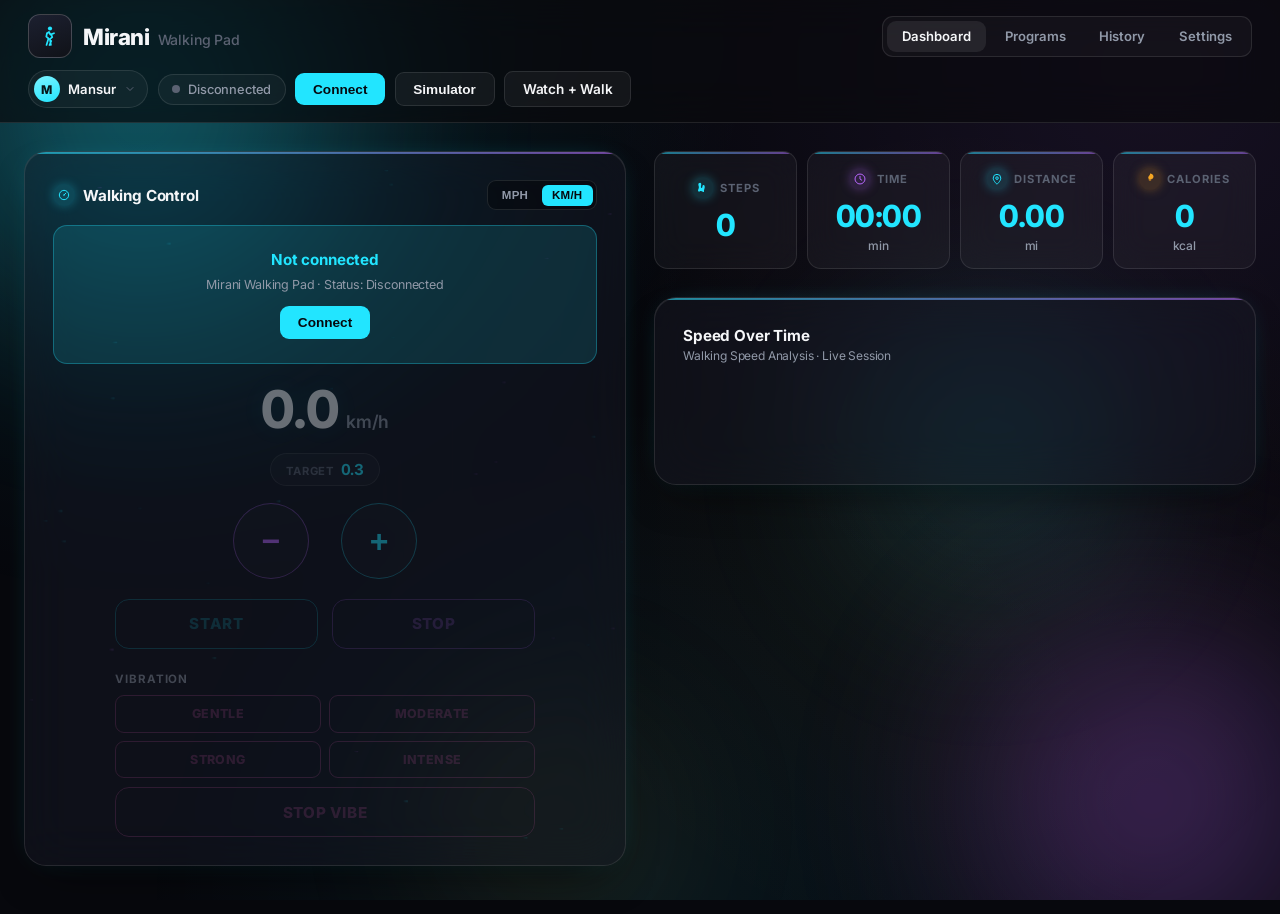
<file: index.html>
<!DOCTYPE html>
<html lang="en">
<head>
  <meta charset="UTF-8">
  <meta name="viewport" content="width=device-width, initial-scale=1.0">
  <title>Mirani Walking Pad</title>
  <meta name="description" content="Control your walking pad treadmill via Web Bluetooth API directly from a laptop. Real-time telemetry, speed control, preset programs, and session analytics.">
  <link rel="icon" type="image/svg+xml" href="favicon.svg">
  <link rel="stylesheet" href="css/style.css">
</head>
<body>

  <!-- Decorative speed-reactive background (see .bg-decor in style.css) -->
  <div class="bg-decor" aria-hidden="true">
    <div class="blob blob-cyan"></div>
    <div class="blob blob-purple"></div>
    <div class="blob blob-cyan-soft"></div>
    <div class="blob blob-amber"></div>
  </div>

  <!-- App Header -->
  <header class="app-header">
    <div class="brand">
      <div class="brand-logo" aria-hidden="true">
        <svg viewBox="0 0 24 24" width="20" height="20" fill="none" xmlns="http://www.w3.org/2000/svg">
          <circle cx="12" cy="4.5" r="2.1" fill="currentColor"/>
          <path d="M9.5 9L11 8l1.3 2.6L16 9.2M8.5 21l2-6.5-2.2-1.8.7-3.7M13.3 10.6l1 2.6-2.4 2 1 5.8M11.5 21l1.8-4" stroke="currentColor" stroke-width="1.7" stroke-linecap="round" stroke-linejoin="round"/>
        </svg>
      </div>
      <div class="brand-text">
        <h1>Mirani</h1>
        <span>Walking Pad</span>
      </div>
    </div>

    <!-- Navigation Tabs -->
    <nav class="nav-tabs">
      <button class="nav-btn active" data-tab="dashboard">Dashboard</button>
      <button class="nav-btn" data-tab="programs">Programs</button>
      <button class="nav-btn" data-tab="history">History</button>
      <button class="nav-btn" data-tab="settings">Settings</button>
    </nav>

    <!-- Header Actions -->
    <div class="header-actions">
      <div class="user-switcher" id="user-switcher">
        <button class="user-trigger" id="user-trigger" type="button" aria-haspopup="listbox" aria-expanded="false">
          <span class="user-avatar" id="user-avatar" data-user="Mansur">M</span>
          <span class="user-trigger-name" id="user-trigger-name">Mansur</span>
          <svg class="user-chevron" width="12" height="12" viewBox="0 0 24 24" fill="none"><path d="M6 9l6 6 6-6" stroke="currentColor" stroke-width="2" stroke-linecap="round" stroke-linejoin="round"/></svg>
        </button>
        <div class="user-menu" id="user-menu" role="listbox">
          <button class="user-option" data-user="Mansur" role="option"><span class="user-avatar" data-user="Mansur">M</span>Mansur</button>
          <button class="user-option" data-user="Sonia" role="option"><span class="user-avatar" data-user="Sonia">S</span>Sonia</button>
          <button class="user-option" data-user="Rehaan" role="option"><span class="user-avatar" data-user="Rehaan">R</span>Rehaan</button>
          <button class="user-option" data-user="Amaya" role="option"><span class="user-avatar" data-user="Amaya">A</span>Amaya</button>
        </div>
      </div>
      <div class="connection-pill">
        <span class="status-dot" id="status-dot"></span>
        <span id="status-text">Disconnected</span>
      </div>
      <button class="btn-primary" id="connect-btn">Connect</button>
      <button class="btn-secondary" id="sim-btn">Simulator</button>
      <a href="theater.html" class="btn-secondary btn-watch-walk" title="Concept: watch a video with the controls floating on top">Watch + Walk</a>
    </div>
  </header>

  <!-- Main App Container -->
  <main class="main-container">

    <!-- TAB 1: DASHBOARD -->
    <section class="tab-content active" id="tab-dashboard">
      <div class="dashboard-grid">

        <!-- Left Column: Speed & Controls -->
        <div class="panel-col">
          <div class="card speed-card">
            <canvas id="speed-flow-canvas" class="speed-flow-canvas" aria-hidden="true"></canvas>
            <div class="card-title">
              <span class="card-title-with-icon">
                <span class="hud-icon icon-cyan" aria-hidden="true">
                  <svg width="14" height="14" viewBox="0 0 24 24" fill="none"><path d="M12 4a8 8 0 100 16 8 8 0 000-16z" stroke="currentColor" stroke-width="1.7"/><path d="M12 12l3.2-3.2" stroke="currentColor" stroke-width="1.7" stroke-linecap="round"/><circle cx="12" cy="12" r="1.3" fill="currentColor"/></svg>
                </span>
                Walking Control
              </span>
              <div class="unit-toggle">
                <button class="unit-btn" id="unit-mph">MPH</button>
                <button class="unit-btn active" id="unit-kmh">KM/H</button>
              </div>
            </div>

            <!-- Connection Banner (hidden when connected) -->
            <div id="connect-banner" class="connect-banner">
              <div class="connect-banner-title">Not connected</div>
              <div class="connect-banner-sub">Mirani Walking Pad &middot; Status: Disconnected</div>
              <button id="btn-connect-dashboard" class="btn-primary btn-connect-inline">Connect</button>
            </div>

            <!-- Main Speed HUD Panel -->
            <div class="control-panel" id="control-panel-inner">
              <div class="speed-hero-wrap">
                <div class="pulse-ring" id="pulse-ring" aria-hidden="true"></div>
                <div class="speed-hero">
                  <span class="speed-hero-val" id="hud-speed">0.0</span>
                  <span class="speed-hero-unit" id="speed-unit-label">km/h</span>
                </div>
              </div>
              <div class="speed-target-row">
                <span class="speed-target-label">Target</span>
                <span class="speed-target-val" id="target-speed-val">0.2</span>
              </div>

              <!-- Speed Adjustment Buttons -->
              <div class="speed-adjust-group">
                <button class="btn-speed" id="btn-speed-down" title="Decrease speed" aria-label="Decrease speed">&minus;</button>
                <button class="btn-speed" id="btn-speed-up" title="Increase speed" aria-label="Increase speed">+</button>
              </div>

              <!-- Start / Pause / Stop Actions -->
              <div class="action-group">
                <button class="btn-action btn-start" id="btn-start" disabled>Start</button>
                <button class="btn-action btn-pause" id="btn-pause" style="display:none;">Pause</button>
                <button class="btn-action btn-stop" id="btn-stop" disabled>Stop</button>
              </div>
              <div class="vibrate-panel">
                <div class="vibrate-label">Vibration</div>
                <div class="vibrate-modes" id="vibrate-modes">
                  <button type="button" class="btn-vibe-mode" data-mode="1" disabled title="Level 1">Gentle</button>
                  <button type="button" class="btn-vibe-mode" data-mode="2" disabled title="Level 2">Moderate</button>
                  <button type="button" class="btn-vibe-mode" data-mode="3" disabled title="Level 3">Strong</button>
                  <button type="button" class="btn-vibe-mode" data-mode="4" disabled title="Level 4">Intense</button>
                </div>
                <button type="button" class="btn-action btn-vibrate-stop" id="btn-vibrate-stop" disabled>Stop Vibe</button>
              </div>
            </div>
          </div>
        </div>

        <!-- Right Column: Steps, Telemetry & Speed Chart -->
        <div class="panel-col">

          <!-- Telemetry: Steps + Time + Distance + Calories, one row -->
          <div class="hud-grid">
            <div class="hud-tile steps-tile">
              <div class="hud-label-row">
                <span class="hud-icon icon-cyan" aria-hidden="true">
                  <svg width="14" height="14" viewBox="0 0 24 24" fill="none"><path d="M7 3c1.5 0 2 1.3 2 3s-.6 3-.6 4.4c0 1 .3 1.6 1.1 1.6 1.1 0 1.5-1 1.5-2.4 0-1.6.7-2.6 1.9-2.6 1.5 0 2.1 1.4 2.1 3.3 0 2.6-1.3 4.7-1.3 6.4 0 1.1.5 2.3-.8 2.3-1.9 0-2.4-1.7-4.3-1.7-1.6 0-2.1 1-3.4 1-1 0-1.7-.7-1.7-2 0-2 1.4-2.9 1.4-5.6C4.9 8.7 4 7.7 4 6c0-1.7 1.2-3 3-3z" fill="currentColor"/></svg>
                </span>
                <span class="hud-label">Steps</span>
              </div>
              <div class="hud-value" id="hud-steps">0</div>
            </div>

            <div class="hud-tile time-tile">
              <div class="hud-label-row">
                <span class="hud-icon icon-purple" aria-hidden="true">
                  <svg width="14" height="14" viewBox="0 0 24 24" fill="none"><circle cx="12" cy="12" r="8.5" stroke="currentColor" stroke-width="1.7"/><path d="M12 7.5V12l3 2" stroke="currentColor" stroke-width="1.7" stroke-linecap="round" stroke-linejoin="round"/></svg>
                </span>
                <span class="hud-label">Time</span>
              </div>
              <div class="hud-value" id="hud-time">00:00</div>
              <div class="hud-unit">min</div>
            </div>

            <div class="hud-tile dist-tile">
              <div class="hud-label-row">
                <span class="hud-icon icon-cyan" aria-hidden="true">
                  <svg width="14" height="14" viewBox="0 0 24 24" fill="none"><path d="M12 21s-6.5-5.6-6.5-10.5a6.5 6.5 0 1113 0C18.5 15.4 12 21 12 21z" stroke="currentColor" stroke-width="1.7" stroke-linejoin="round"/><circle cx="12" cy="10.5" r="2.2" stroke="currentColor" stroke-width="1.7"/></svg>
                </span>
                <span class="hud-label">Distance</span>
              </div>
              <div class="hud-value" id="hud-dist">0.00</div>
              <div class="hud-unit">mi</div>
            </div>

            <div class="hud-tile cal-tile">
              <div class="hud-label-row">
                <span class="hud-icon icon-amber" aria-hidden="true">
                  <svg width="14" height="14" viewBox="0 0 24 24" fill="none"><path d="M12 2.5c1 2.5-3 4-3 7.5a3 3 0 006 0c1 0-1 2-1 2 2.5 0 4-2 4-4.5C18 4 14.5 3 12 2.5z" fill="currentColor"/><path d="M9.5 13a2.5 2.5 0 005 0c0-.9-.5-1.4-1-2 0 1-.5 1.6-1.2 1.6S11 12 11 11c-1 .6-1.5 1.2-1.5 2z" fill="currentColor" opacity="0.6"/></svg>
                </span>
                <span class="hud-label">Calories</span>
              </div>
              <div class="hud-value" id="hud-cal">0</div>
              <div class="hud-unit">kcal</div>
            </div>
          </div>

          <!-- Speed Chart -->
          <div class="card chart-card">
            <div class="chart-header">
              <div class="chart-title">Speed Over Time</div>
              <div class="chart-subtitle">Walking Speed Analysis &middot; Live Session</div>
            </div>
            <div class="chart-container" id="chart-wrapper"></div>
          </div>

        </div>

      </div>
    </section>

    <!-- TAB 2: PROGRAMS -->
    <section class="tab-content" id="tab-programs">
      <div class="card">
        <div class="card-title">Select Workout Program</div>
        <p style="color: var(--text-muted); font-size: 0.9rem; margin-bottom: 1.5rem;">
          Select a preset walking program to automatically adjust speeds during your workout.
        </p>
        <div class="program-cards" id="programs-container"></div>
      </div>
    </section>

    <!-- TAB 3: HISTORY -->
    <section class="tab-content" id="tab-history">
      <div class="card">
        <div class="card-title">
          <span>Workout History Log</span>
          <span class="history-user-label" id="history-user-label">Mansur</span>
        </div>
        <div class="history-table-container">
          <table class="history-table">
            <thead>
              <tr>
                <th>Date & Time</th>
                <th>Duration</th>
                <th>Distance</th>
                <th>Calories</th>
                <th>Est. Steps</th>
              </tr>
            </thead>
            <tbody id="history-tbody"></tbody>
          </table>
        </div>
      </div>
    </section>

    <!-- TAB 4: SETTINGS -->
    <section class="tab-content" id="tab-settings">
      <div class="card settings-card">
        <div class="card-title">Settings</div>

        <div class="settings-list">
          <div class="settings-field">
            <label for="setting-weight">User weight (kg)</label>
            <input type="number" id="setting-weight" value="70">
            <span class="settings-hint">Used to calculate accurate calorie burn during walking.</span>
          </div>

          <div class="settings-field">
            <label>Bluetooth compatibility</label>
            <p class="settings-hint settings-hint-block">
              Ensure Bluetooth is enabled on your Mac or Windows laptop. Web Bluetooth requires <strong>Google Chrome</strong> or <strong>Microsoft Edge</strong>. Ensure your walking pad is powered on and not connected to your mobile phone.
            </p>
          </div>
        </div>
      </div>
    </section>

  </main>

  <!-- Scripts -->
  <script src="js/sfx.js"></script>
  <script src="js/ble.js"></script>
  <script src="js/treadmill.js"></script>
  <script src="js/programs.js"></script>
  <script src="js/charts.js"></script>
  <script src="js/app.js"></script>
  <script src="https://cdn.jsdelivr.net/npm/gsap@3.12.5/dist/gsap.min.js"></script>
  <script src="js/motion.js"></script>

</body>
</html>
</file>
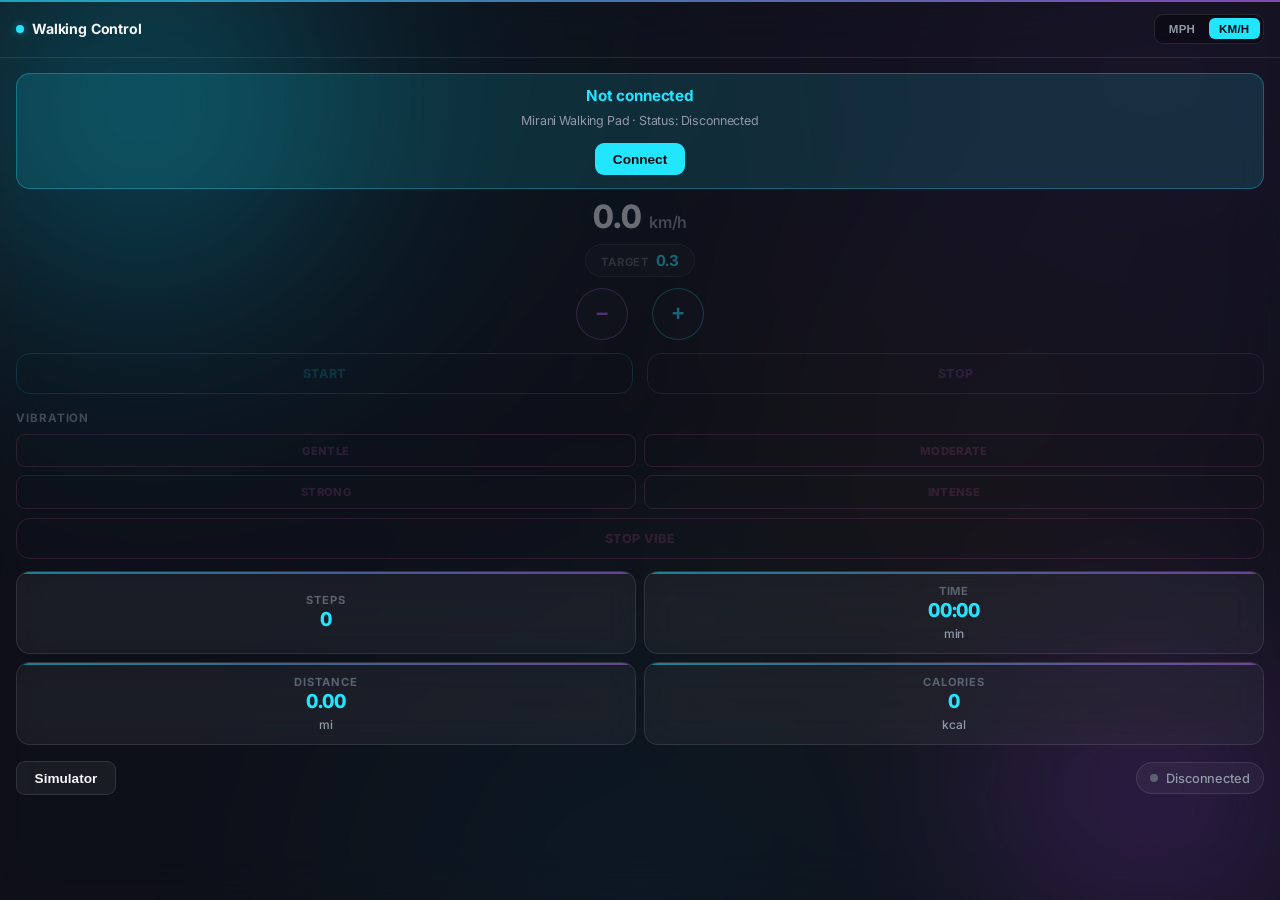
<file: float-controls.html>
<!DOCTYPE html>
<html lang="en">
<head>
  <meta charset="UTF-8">
  <meta name="viewport" content="width=device-width, initial-scale=1.0">
  <title>Mirani — Floating Controls</title>
  <meta name="description" content="Compact walking pad controls meant to float in a small window on top of whatever you're watching.">
  <link rel="icon" type="image/svg+xml" href="favicon.svg">
  <link rel="stylesheet" href="css/style.css">
  <link rel="stylesheet" href="css/float-controls.css">
</head>
<body class="float-body">

  <!-- Decorative speed-reactive background (see .bg-decor in style.css) -->
  <div class="bg-decor" aria-hidden="true">
    <div class="blob blob-cyan"></div>
    <div class="blob blob-purple"></div>
  </div>

  <div class="float-card">
    <div class="float-header">
      <div class="float-header-title">
        <span class="float-brand-dot" aria-hidden="true"></span>
        Walking Control
      </div>
      <div class="unit-toggle">
        <button class="unit-btn" id="unit-mph">MPH</button>
        <button class="unit-btn active" id="unit-kmh">KM/H</button>
      </div>
    </div>

    <div class="float-body-inner">
      <!-- Connection Banner (hidden when connected) -->
      <div id="connect-banner" class="connect-banner">
        <div class="connect-banner-title">Not connected</div>
        <div class="connect-banner-sub">Mirani Walking Pad &middot; Status: Disconnected</div>
        <button id="btn-connect-dashboard" class="btn-primary btn-connect-inline">Connect</button>
      </div>

      <!-- Main Speed HUD Panel -->
      <div class="control-panel" id="control-panel-inner">
        <div class="speed-hero">
          <span class="speed-hero-val" id="hud-speed">0.0</span>
          <span class="speed-hero-unit" id="speed-unit-label">km/h</span>
        </div>
        <div class="speed-target-row">
          <span class="speed-target-label">Target</span>
          <span class="speed-target-val" id="target-speed-val">0.2</span>
        </div>

        <div class="speed-adjust-group">
          <button class="btn-speed" id="btn-speed-down" title="Decrease speed" aria-label="Decrease speed">&minus;</button>
          <button class="btn-speed" id="btn-speed-up" title="Increase speed" aria-label="Increase speed">+</button>
        </div>

        <div class="action-group">
          <button class="btn-action btn-start" id="btn-start" disabled>Start</button>
          <button class="btn-action btn-pause" id="btn-pause" style="display:none;">Pause</button>
          <button class="btn-action btn-stop" id="btn-stop" disabled>Stop</button>
        </div>
        <div class="vibrate-panel">
          <div class="vibrate-label">Vibration</div>
          <div class="vibrate-modes" id="vibrate-modes">
            <button type="button" class="btn-vibe-mode" data-mode="1" disabled title="Level 1">Gentle</button>
            <button type="button" class="btn-vibe-mode" data-mode="2" disabled title="Level 2">Moderate</button>
            <button type="button" class="btn-vibe-mode" data-mode="3" disabled title="Level 3">Strong</button>
            <button type="button" class="btn-vibe-mode" data-mode="4" disabled title="Level 4">Intense</button>
          </div>
          <button type="button" class="btn-action btn-vibrate-stop" id="btn-vibrate-stop" disabled>Stop Vibe</button>
        </div>
      </div>

      <!-- Compact telemetry row -->
      <div class="hud-grid overlay-hud-grid">
        <div class="hud-tile">
          <div class="hud-label">Steps</div>
          <div class="hud-value" id="hud-steps">0</div>
        </div>
        <div class="hud-tile">
          <div class="hud-label">Time</div>
          <div class="hud-value" id="hud-time">00:00</div>
          <div class="hud-unit">min</div>
        </div>
        <div class="hud-tile">
          <div class="hud-label">Distance</div>
          <div class="hud-value" id="hud-dist">0.00</div>
          <div class="hud-unit">mi</div>
        </div>
        <div class="hud-tile">
          <div class="hud-label">Calories</div>
          <div class="hud-value" id="hud-cal">0</div>
          <div class="hud-unit">kcal</div>
        </div>
      </div>

      <div class="float-footer-actions">
        <button class="btn-secondary" id="sim-btn">Simulator</button>
        <div class="connection-pill">
          <span class="status-dot" id="status-dot"></span>
          <span id="status-text">Disconnected</span>
        </div>
      </div>
    </div>
  </div>

  <!-- Scripts (same engine as the dashboard — nothing duplicated) -->
  <script src="js/sfx.js"></script>
  <script src="js/ble.js"></script>
  <script src="js/treadmill.js"></script>
  <script src="js/programs.js"></script>
  <script src="js/charts.js"></script>
  <script src="js/app.js"></script>

</body>
</html>
</file>
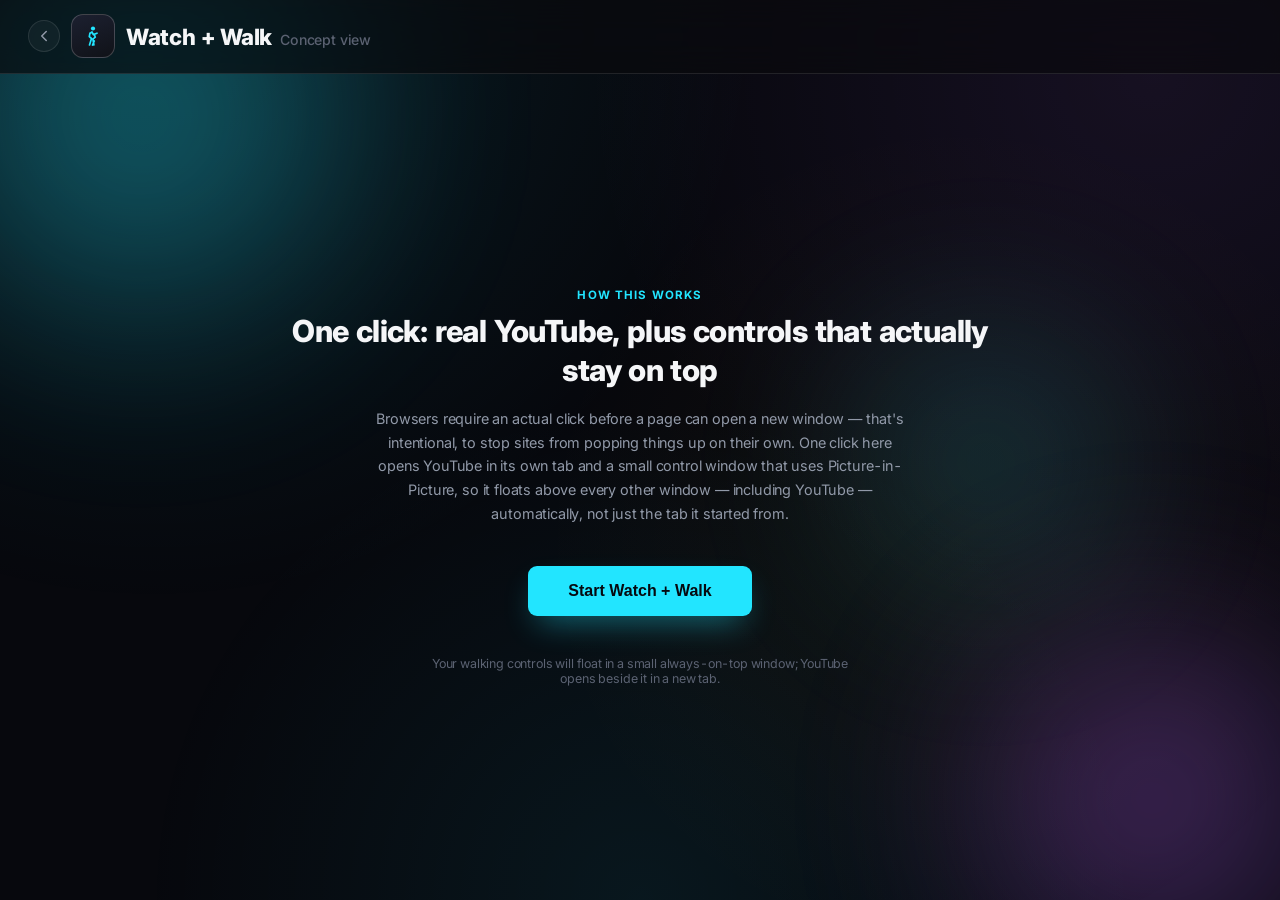
<file: theater.html>
<!DOCTYPE html>
<html lang="en">
<head>
  <meta charset="UTF-8">
  <meta name="viewport" content="width=device-width, initial-scale=1.0">
  <title>Mirani Walking Pad — Watch + Walk</title>
  <meta name="description" content="Real YouTube in one tab, with a genuinely always-on-top floating window for your walking controls.">
  <link rel="icon" type="image/svg+xml" href="favicon.svg">
  <link rel="stylesheet" href="css/style.css">
  <link rel="stylesheet" href="css/float-controls.css">
  <link rel="stylesheet" href="css/theater.css">
</head>
<body class="theater-body">

  <!-- Decorative speed-reactive background (see .bg-decor in style.css) -->
  <div class="bg-decor" aria-hidden="true">
    <div class="blob blob-cyan"></div>
    <div class="blob blob-purple"></div>
    <div class="blob blob-cyan-soft"></div>
  </div>

  <!-- Theater Header -->
  <header class="app-header theater-header">
    <div class="brand">
      <a href="index.html" class="back-link" title="Back to Dashboard" aria-label="Back to Dashboard">
        <svg width="18" height="18" viewBox="0 0 24 24" fill="none"><path d="M15 18l-6-6 6-6" stroke="currentColor" stroke-width="2" stroke-linecap="round" stroke-linejoin="round"/></svg>
      </a>
      <div class="brand-logo" aria-hidden="true">
        <svg viewBox="0 0 24 24" width="20" height="20" fill="none" xmlns="http://www.w3.org/2000/svg">
          <circle cx="12" cy="4.5" r="2.1" fill="currentColor"/>
          <path d="M9.5 9L11 8l1.3 2.6L16 9.2M8.5 21l2-6.5-2.2-1.8.7-3.7M13.3 10.6l1 2.6-2.4 2 1 5.8M11.5 21l1.8-4" stroke="currentColor" stroke-width="1.7" stroke-linecap="round" stroke-linejoin="round"/>
        </svg>
      </div>
      <div class="brand-text">
        <h1>Watch + Walk</h1>
        <span>Concept view</span>
      </div>
    </div>
  </header>

  <!-- Launcher -->
  <main class="theater-main">
    <div class="launcher">
      <div class="launcher-intro">
        <div class="launcher-eyebrow">How this works</div>
        <h2 class="launcher-title">One click: real YouTube, plus controls that actually stay on top</h2>
        <p class="launcher-sub" id="launcher-sub">
          Browsers require an actual click before a page can open a new window &mdash; that's
          intentional, to stop sites from popping things up on their own. One click here opens
          YouTube in its own tab and a small control window that uses Picture-in-Picture, so it
          floats above every other window &mdash; including YouTube &mdash; automatically, not just
          the tab it started from.
        </p>
      </div>

      <button class="btn-primary launcher-btn launcher-main-btn" id="start-btn">Start Watch + Walk</button>
      <div class="launcher-hint" id="launcher-hint">Your walking controls will float in a small always-on-top window; YouTube opens beside it in a new tab.</div>
    </div>
  </main>

  <!-- Hidden source for the floating controls — moved into the
       Picture-in-Picture window on click; see js/theater.js -->
  <div id="pip-source" hidden>
    <div class="float-card">
      <div class="float-header">
        <div class="float-header-title">
          <span class="float-brand-dot" aria-hidden="true"></span>
          Walking Control
        </div>
        <div class="unit-toggle">
          <button class="unit-btn" id="unit-mph">MPH</button>
          <button class="unit-btn active" id="unit-kmh">KM/H</button>
        </div>
      </div>

      <div class="float-body-inner">
        <!-- Connection Banner (hidden when connected) -->
        <div id="connect-banner" class="connect-banner">
          <div class="connect-banner-title">Not connected</div>
          <div class="connect-banner-sub">Mirani Walking Pad &middot; Status: Disconnected</div>
          <button id="btn-connect-dashboard" class="btn-primary btn-connect-inline">Connect</button>
        </div>

        <!-- Main Speed HUD Panel -->
        <div class="control-panel" id="control-panel-inner">
          <div class="speed-hero">
            <span class="speed-hero-val" id="hud-speed">0.0</span>
            <span class="speed-hero-unit" id="speed-unit-label">km/h</span>
          </div>
          <div class="speed-target-row">
            <span class="speed-target-label">Target</span>
            <span class="speed-target-val" id="target-speed-val">0.2</span>
          </div>

          <div class="speed-adjust-group">
            <button class="btn-speed" id="btn-speed-down" title="Decrease speed" aria-label="Decrease speed">&minus;</button>
            <button class="btn-speed" id="btn-speed-up" title="Increase speed" aria-label="Increase speed">+</button>
          </div>

          <div class="action-group">
            <button class="btn-action btn-start" id="btn-start" disabled>Start</button>
            <button class="btn-action btn-pause" id="btn-pause" style="display:none;">Pause</button>
            <button class="btn-action btn-stop" id="btn-stop" disabled>Stop</button>
          </div>
          <div class="vibrate-panel">
            <div class="vibrate-label">Vibration</div>
            <div class="vibrate-modes" id="vibrate-modes">
              <button type="button" class="btn-vibe-mode" data-mode="1" disabled title="Level 1">Gentle</button>
              <button type="button" class="btn-vibe-mode" data-mode="2" disabled title="Level 2">Moderate</button>
              <button type="button" class="btn-vibe-mode" data-mode="3" disabled title="Level 3">Strong</button>
              <button type="button" class="btn-vibe-mode" data-mode="4" disabled title="Level 4">Intense</button>
            </div>
            <button type="button" class="btn-action btn-vibrate-stop" id="btn-vibrate-stop" disabled>Stop Vibe</button>
          </div>
        </div>

        <!-- Compact telemetry row -->
        <div class="hud-grid overlay-hud-grid">
          <div class="hud-tile">
            <div class="hud-label">Steps</div>
            <div class="hud-value" id="hud-steps">0</div>
          </div>
          <div class="hud-tile">
            <div class="hud-label">Time</div>
            <div class="hud-value" id="hud-time">00:00</div>
            <div class="hud-unit">min</div>
          </div>
          <div class="hud-tile">
            <div class="hud-label">Distance</div>
            <div class="hud-value" id="hud-dist">0.00</div>
            <div class="hud-unit">mi</div>
          </div>
          <div class="hud-tile">
            <div class="hud-label">Calories</div>
            <div class="hud-value" id="hud-cal">0</div>
            <div class="hud-unit">kcal</div>
          </div>
        </div>

        <div class="float-footer-actions">
          <button class="btn-secondary" id="sim-btn">Simulator</button>
          <div class="connection-pill">
            <span class="status-dot" id="status-dot"></span>
            <span id="status-text">Disconnected</span>
          </div>
        </div>
      </div>
    </div>
  </div>

  <!-- Scripts (same engine as the dashboard — nothing duplicated) -->
  <script src="js/sfx.js"></script>
  <script src="js/ble.js"></script>
  <script src="js/treadmill.js"></script>
  <script src="js/programs.js"></script>
  <script src="js/charts.js"></script>
  <script src="js/app.js"></script>
  <script src="js/theater.js"></script>

</body>
</html>
</file>
<file: css/style.css>
/* Mirani Walking Pad — Stylesheet
   Dark glass UI with cyan/purple neon accents and a speed-reactive
   background layer (see .bg-decor + --speed-ratio, driven from app.js). */
@import url('https://fonts.googleapis.com/css2?family=Inter:wght@400;500;600;700;800&display=swap');

:root {
  --bg-dark: #07080d;
  --bg-card: rgba(255, 255, 255, 0.035);
  --bg-card-solid: rgba(24, 27, 38, 0.46);
  --bg-tile: rgba(255, 255, 255, 0.04);
  --border-color: rgba(255, 255, 255, 0.1);
  --border-color-strong: rgba(255, 255, 255, 0.2);

  --primary: #22e5ff;
  --primary-soft: rgba(34, 229, 255, 0.13);
  --primary-glow: rgba(34, 229, 255, 0.45);
  --secondary: #b968ff;
  --secondary-soft: rgba(185, 104, 255, 0.14);
  --secondary-glow: rgba(185, 104, 255, 0.45);
  --accent-green: #34d399;
  --accent-red: #f5455c;
  --accent-amber: #f5a623;

  --text-main: #f5f6f8;
  --text-muted: #9199a8;
  --text-dim: #5b6272;

  --font-sans: 'Inter', -apple-system, BlinkMacSystemFont, 'SF Pro Text', 'Segoe UI', sans-serif;

  --shadow-card: 0 1px 0 rgba(255, 255, 255, 0.08) inset, 0 20px 45px -20px rgba(0, 0, 0, 0.75), 0 0 32px -18px var(--primary-glow);
  --radius-lg: 22px;
  --radius-md: 14px;
  --radius-sm: 9px;

  /* 0 (stopped) .. 1 (max speed) — set from app.js on every telemetry tick */
  --speed-ratio: 0;
}

* {
  box-sizing: border-box;
  margin: 0;
  padding: 0;
}

html {
  -webkit-font-smoothing: antialiased;
  -moz-osx-font-smoothing: grayscale;
}

body {
  background-color: var(--bg-dark);
  color: var(--text-main);
  font-family: var(--font-sans);
  font-feature-settings: 'tnum' 1;
  min-height: 100vh;
  display: flex;
  flex-direction: column;
  overflow-x: hidden;
  letter-spacing: -0.01em;
  position: relative;
}

/* ---------- Speed-reactive background ---------- */
/* Ambient blobs drift slowly at rest and speed up/brighten with
   --speed-ratio (0..1), set live from app.js off the treadmill snapshot.
   Kept low-contrast and heavily blurred so it reads as atmosphere, not
   as a distraction from the numbers. */
.bg-decor {
  position: fixed;
  inset: 0;
  z-index: -1;
  overflow: hidden;
  pointer-events: none;
}

.bg-decor::before {
  content: '';
  position: absolute;
  inset: 0;
  background-image:
    radial-gradient(circle at 12% 0%, rgba(34, 229, 255, 0.1) 0%, transparent 42%),
    radial-gradient(circle at 90% 8%, rgba(185, 104, 255, 0.09) 0%, transparent 40%),
    radial-gradient(circle at 50% 100%, rgba(34, 229, 255, 0.07) 0%, transparent 45%),
    radial-gradient(circle at 75% 60%, rgba(245, 166, 35, 0.05) 0%, transparent 38%);
}

.blob {
  position: absolute;
  border-radius: 50%;
  filter: blur(85px);
  will-change: transform, opacity;
  animation-name: blobDrift;
  animation-timing-function: ease-in-out;
  animation-iteration-count: infinite;
  animation-direction: alternate;
  animation-duration: calc(18s - 12s * var(--speed-ratio, 0));
  opacity: calc(0.4 + 0.35 * var(--speed-ratio, 0));
  transition: opacity 0.6s ease;
}

.blob-cyan {
  width: 46vw;
  height: 46vw;
  max-width: 620px;
  max-height: 620px;
  left: -12vw;
  top: -14vw;
  background: radial-gradient(circle, var(--primary) 0%, transparent 70%);
}

.blob-purple {
  width: 40vw;
  height: 40vw;
  max-width: 560px;
  max-height: 560px;
  right: -10vw;
  bottom: -12vw;
  background: radial-gradient(circle, var(--secondary) 0%, transparent 70%);
  animation-delay: -6s;
}

.blob-cyan-soft {
  width: 30vw;
  height: 30vw;
  max-width: 420px;
  max-height: 420px;
  right: 8vw;
  top: 30vh;
  background: radial-gradient(circle, var(--primary) 0%, transparent 72%);
  animation-delay: -12s;
  opacity: calc(0.22 + 0.2 * var(--speed-ratio, 0));
}

.blob-amber {
  width: 26vw;
  height: 26vw;
  max-width: 360px;
  max-height: 360px;
  left: 30vw;
  bottom: -10vh;
  background: radial-gradient(circle, var(--accent-amber) 0%, transparent 72%);
  animation-delay: -9s;
  opacity: calc(0.14 + 0.14 * var(--speed-ratio, 0));
}

@keyframes blobDrift {
  from { transform: translate(0, 0) scale(1); }
  to   { transform: translate(5%, 6%) scale(calc(1 + 0.12 * var(--speed-ratio, 0))); }
}

@media (prefers-reduced-motion: reduce) {
  .blob { animation: none; }
}

/* ---------- Header ---------- */
.app-header {
  display: flex;
  flex-wrap: wrap;
  justify-content: space-between;
  align-items: center;
  gap: 0.75rem 1.5rem;
  padding: 0.9rem 1.75rem;
  background: rgba(10, 11, 13, 0.72);
  backdrop-filter: blur(20px) saturate(140%);
  border-bottom: 1px solid var(--border-color);
  position: sticky;
  top: 0;
  z-index: 100;
}

.brand {
  display: flex;
  align-items: center;
  gap: 0.7rem;
}

.brand-logo {
  width: 44px;
  height: 44px;
  flex-shrink: 0;
  background: linear-gradient(160deg, #1c2030, #101218);
  border: 1px solid var(--border-color-strong);
  border-radius: 12px;
  display: flex;
  align-items: center;
  justify-content: center;
  color: var(--primary);
}

.brand-logo svg {
  width: 24px;
  height: 24px;
}

.brand-text {
  display: flex;
  align-items: baseline;
  gap: 0.5rem;
}

.brand-text h1 {
  font-size: 1.4rem;
  font-weight: 800;
  letter-spacing: -0.02em;
  color: var(--text-main);
}

.brand-text span {
  font-size: 0.88rem;
  color: var(--text-dim);
  font-weight: 500;
}

.header-actions {
  display: flex;
  align-items: center;
  gap: 0.6rem;
}

.user-switcher {
  position: relative;
}

.user-trigger {
  display: flex;
  align-items: center;
  gap: 0.5rem;
  padding: 0.3rem 0.7rem 0.3rem 0.3rem;
  border-radius: 30px;
  background: rgba(255, 255, 255, 0.04);
  border: 1px solid var(--border-color);
  cursor: pointer;
  font-family: var(--font-sans);
  transition: background 0.15s ease, border-color 0.15s ease;
}

.user-trigger:hover,
.user-switcher.open .user-trigger {
  background: rgba(255, 255, 255, 0.08);
  border-color: var(--border-color-strong);
}

.user-trigger-name {
  color: var(--text-main);
  font-weight: 600;
  font-size: 0.82rem;
}

.user-chevron {
  color: var(--text-dim);
  transition: transform 0.15s ease;
}

.user-switcher.open .user-chevron {
  transform: rotate(180deg);
}

.user-avatar {
  width: 26px;
  height: 26px;
  border-radius: 50%;
  color: #06090f;
  font-size: 0.75rem;
  font-weight: 800;
  display: flex;
  align-items: center;
  justify-content: center;
  flex-shrink: 0;
}

.user-avatar[data-user="Mansur"] { background: linear-gradient(160deg, #7df3ff, var(--primary)); color: #06171a; }
.user-avatar[data-user="Sonia"] { background: linear-gradient(160deg, #ff8ad4, #e754a8); }
.user-avatar[data-user="Rehaan"] { background: linear-gradient(160deg, #4de3a4, var(--accent-green)); }
.user-avatar[data-user="Amaya"] { background: linear-gradient(160deg, #ffbb50, var(--accent-amber)); }

.user-menu {
  position: absolute;
  top: calc(100% + 0.5rem);
  left: 0;
  min-width: 180px;
  background: var(--bg-card-solid);
  border: 1px solid var(--border-color-strong);
  border-radius: var(--radius-md);
  box-shadow: 0 20px 40px -12px rgba(0, 0, 0, 0.7);
  padding: 0.4rem;
  display: flex;
  flex-direction: column;
  gap: 0.15rem;
  opacity: 0;
  visibility: hidden;
  transform: translateY(-6px);
  transition: opacity 0.15s ease, transform 0.15s ease, visibility 0.15s;
  z-index: 200;
}

.user-switcher.open .user-menu {
  opacity: 1;
  visibility: visible;
  transform: translateY(0);
}

.user-option {
  display: flex;
  align-items: center;
  gap: 0.6rem;
  padding: 0.5rem 0.6rem;
  border-radius: var(--radius-sm);
  background: transparent;
  border: none;
  color: var(--text-muted);
  font-family: var(--font-sans);
  font-weight: 600;
  font-size: 0.85rem;
  cursor: pointer;
  text-align: left;
  transition: background 0.12s ease, color 0.12s ease;
}

.user-option:hover {
  background: rgba(255, 255, 255, 0.06);
  color: var(--text-main);
}

.user-option.active {
  background: var(--primary-soft);
  color: var(--text-main);
}

.history-user-label {
  font-size: 0.75rem;
  font-weight: 700;
  color: var(--primary);
  background: var(--primary-soft);
  padding: 0.3rem 0.75rem;
  border-radius: 30px;
}

.connection-pill {
  display: flex;
  align-items: center;
  gap: 0.5rem;
  padding: 0.45rem 0.85rem;
  border-radius: 30px;
  background: rgba(255, 255, 255, 0.04);
  border: 1px solid var(--border-color);
  font-size: 0.8rem;
  font-weight: 500;
  color: var(--text-muted);
  white-space: nowrap;
}

.status-dot {
  width: 8px;
  height: 8px;
  border-radius: 50%;
  background: var(--text-dim);
  flex-shrink: 0;
}

.status-dot.connected {
  background: var(--accent-green);
  box-shadow: 0 0 8px rgba(52, 211, 153, 0.6);
}

.status-dot.simulating {
  background: var(--accent-amber);
  box-shadow: 0 0 8px rgba(245, 166, 35, 0.6);
}

/* ---------- Nav Tabs ---------- */
.nav-tabs {
  display: flex;
  gap: 0.2rem;
  background: rgba(255, 255, 255, 0.03);
  padding: 0.25rem;
  border-radius: 11px;
  border: 1px solid var(--border-color);
}

.nav-btn {
  background: transparent;
  border: none;
  color: var(--text-muted);
  padding: 0.45rem 0.95rem;
  border-radius: var(--radius-sm);
  font-family: var(--font-sans);
  font-weight: 600;
  font-size: 0.82rem;
  cursor: pointer;
  transition: color 0.15s ease, background 0.15s ease;
  white-space: nowrap;
}

.nav-btn:hover {
  color: var(--text-main);
}

.nav-btn.active {
  background: rgba(255, 255, 255, 0.08);
  color: var(--text-main);
}

/* ---------- Main Container ---------- */
.main-container {
  max-width: 1280px;
  width: 100%;
  margin: 0 auto;
  padding: 1.75rem 1.5rem 3rem;
  flex: 1;
  min-width: 0;
}

.tab-content {
  display: none;
  flex-direction: column;
  gap: 1.5rem;
}

.tab-content.active {
  display: flex;
}

/* ---------- Dashboard Layout ---------- */
.dashboard-grid {
  display: grid;
  grid-template-columns: minmax(0, 1fr) minmax(0, 1fr);
  gap: 1.75rem;
  align-items: start;
}

.panel-col {
  display: flex;
  flex-direction: column;
  gap: 1.75rem;
  min-width: 0;
}

@media (max-width: 900px) {
  .dashboard-grid {
    grid-template-columns: minmax(0, 1fr);
  }
}

/* ---------- Card ---------- */
.card {
  background: var(--bg-card-solid);
  backdrop-filter: blur(24px) saturate(150%);
  -webkit-backdrop-filter: blur(24px) saturate(150%);
  border: 1px solid var(--border-color);
  border-radius: var(--radius-lg);
  padding: 1.75rem;
  box-shadow: var(--shadow-card);
  min-width: 0;
  position: relative;
  overflow: hidden;
}

.card::before {
  content: '';
  position: absolute;
  top: 0;
  left: 0;
  right: 0;
  height: 2px;
  background: linear-gradient(90deg, var(--primary), var(--secondary));
  opacity: 0.55;
}

.card-title {
  font-size: 0.95rem;
  font-weight: 700;
  margin-bottom: 1.25rem;
  display: flex;
  justify-content: space-between;
  align-items: center;
  color: var(--text-main);
}

/* MPH/KM-H unit toggle */
.unit-toggle {
  display: flex;
  gap: 0.2rem;
  background: rgba(0, 0, 0, 0.35);
  padding: 0.2rem;
  border-radius: var(--radius-sm);
  border: 1px solid var(--border-color);
}

.unit-btn {
  background: transparent;
  border: none;
  color: var(--text-muted);
  padding: 0.3rem 0.65rem;
  border-radius: 6px;
  font-weight: 700;
  font-size: 0.72rem;
  letter-spacing: 0.02em;
  cursor: pointer;
  transition: all 0.15s ease;
}

.unit-btn:hover {
  color: var(--text-main);
}

.unit-btn.active {
  background: var(--primary);
  color: #06090f;
}

/* ---------- Connect Banner ---------- */
.connect-banner {
  background: var(--primary-soft);
  border: 1px solid rgba(34, 229, 255, 0.3);
  border-radius: var(--radius-md);
  padding: 1.5rem 1.25rem;
  margin-bottom: 1.25rem;
  display: flex;
  flex-direction: column;
  align-items: center;
  text-align: center;
  gap: 0.5rem;
}

.connect-banner-title {
  font-weight: 700;
  color: var(--primary);
  font-size: 0.95rem;
}

.connect-banner-sub {
  font-size: 0.78rem;
  color: var(--text-muted);
  margin-bottom: 0.4rem;
}

.btn-connect-inline {
  padding: 0.5rem 1rem;
  font-size: 0.8rem;
  white-space: nowrap;
}

/* ---------- Speed Card / Control Panel ---------- */
.speed-card {
  display: flex;
  flex-direction: column;
}

.speed-card .card-title {
  margin-bottom: 0.9rem;
}

.control-panel {
  display: flex;
  flex-direction: column;
  align-items: center;
  gap: 1.1rem;
  padding: 0;
  opacity: 0.4;
  pointer-events: none;
  transition: opacity 0.25s ease;
}

.speed-flow-canvas {
  position: absolute;
  inset: 0;
  width: 100%;
  height: 100%;
  z-index: -1;
  pointer-events: none;
}

.speed-hero-wrap {
  position: relative;
  display: flex;
  align-items: center;
  justify-content: center;
}

/* Ring that pulses behind the live speed number — cadence (via
   js/motion.js + GSAP) rises with --speed-ratio, giving a heartbeat-like
   sense of effort instead of a static number. */
.pulse-ring {
  position: absolute;
  width: 92px;
  height: 92px;
  border-radius: 50%;
  border: 1.5px solid var(--primary);
  opacity: 0;
  pointer-events: none;
}

.speed-hero {
  display: flex;
  align-items: baseline;
  gap: 0.5rem;
  line-height: 1;
  position: relative;
}

.speed-hero-val {
  font-variant-numeric: tabular-nums;
  font-size: clamp(2.4rem, 6vw, 3.25rem);
  font-weight: 800;
  letter-spacing: -0.03em;
  color: var(--text-main);
  text-shadow: 0 0 28px rgba(34, 229, 255, calc(0.18 + 0.5 * var(--speed-ratio, 0)));
  transition: text-shadow 0.4s ease;
}

.speed-hero-unit {
  font-size: 1.1rem;
  font-weight: 600;
  color: var(--text-muted);
  text-transform: lowercase;
}

.speed-target-row {
  display: flex;
  align-items: baseline;
  gap: 0.4rem;
  padding: 0.35rem 0.9rem;
  background: rgba(255, 255, 255, 0.04);
  border: 1px solid var(--border-color);
  border-radius: 30px;
}

.speed-target-label {
  font-size: 0.7rem;
  text-transform: uppercase;
  letter-spacing: 0.08em;
  color: var(--text-dim);
  font-weight: 700;
}

.speed-target-val {
  font-variant-numeric: tabular-nums;
  font-size: 0.95rem;
  font-weight: 700;
  color: var(--primary);
}

.speed-adjust-group {
  display: flex;
  align-items: center;
  gap: 2rem;
}

.btn-speed {
  width: 76px;
  height: 76px;
  border-radius: 50%;
  background: rgba(255, 255, 255, 0.03);
  font-size: 2rem;
  font-weight: 700;
  display: flex;
  align-items: center;
  justify-content: center;
  cursor: pointer;
  transition: all 0.15s ease;
  line-height: 1;
}

.btn-speed:active {
  transform: scale(0.93);
}

#btn-speed-down {
  color: var(--secondary);
  border: 1.5px solid rgba(185, 104, 255, 0.5);
}

#btn-speed-down:hover {
  background: var(--secondary);
  color: #0d0416;
  box-shadow: 0 0 24px -4px var(--secondary-glow);
}

#btn-speed-up {
  color: var(--primary);
  border: 1.5px solid rgba(34, 229, 255, 0.5);
}

#btn-speed-up:hover {
  background: var(--primary);
  color: #06171a;
  box-shadow: 0 0 24px -4px var(--primary-glow);
}

/* ---------- Action Buttons ---------- */
.action-group {
  display: flex;
  gap: 0.9rem;
  width: 100%;
  max-width: 420px;
  margin-top: 0.15rem;
}

.btn-action {
  flex: 1;
  padding: 0.9rem;
  border-radius: var(--radius-md);
  background: transparent;
  font-family: var(--font-sans);
  font-weight: 800;
  font-size: 0.95rem;
  letter-spacing: 0.04em;
  text-transform: uppercase;
  cursor: pointer;
  transition: all 0.18s ease;
}

.btn-action:disabled {
  opacity: 0.35;
  cursor: not-allowed;
  box-shadow: none;
  transform: none !important;
}

.btn-start {
  border: 1.5px solid var(--primary);
  color: var(--primary);
}

.btn-start:hover:not(:disabled) {
  background: var(--primary);
  color: #06171a;
  transform: translateY(-2px);
  box-shadow: 0 14px 28px -10px var(--primary-glow);
}

.btn-pause {
  border: 1.5px solid var(--accent-amber);
  color: var(--accent-amber);
}

.btn-pause:hover:not(:disabled) {
  background: var(--accent-amber);
  color: #191006;
  transform: translateY(-2px);
}

.btn-stop {
  border: 1.5px solid var(--secondary);
  color: var(--secondary);
}

.btn-stop:hover:not(:disabled) {
  background: var(--secondary);
  color: #ffffff;
  transform: translateY(-2px);
  box-shadow: 0 14px 28px -10px var(--secondary-glow);
}

.vibrate-panel {
  width: 100%;
  max-width: 420px;
  display: flex;
  flex-direction: column;
  gap: 0.55rem;
  margin-top: 0.35rem;
}

.vibrate-label {
  font-size: 0.72rem;
  font-weight: 700;
  letter-spacing: 0.08em;
  text-transform: uppercase;
  color: var(--text-muted);
}

.vibrate-modes {
  display: grid;
  grid-template-columns: 1fr 1fr;
  gap: 0.5rem;
}

.btn-vibe-mode {
  padding: 0.65rem 0.4rem;
  border-radius: var(--radius-sm);
  border: 1.5px solid #ff6bcb;
  background: transparent;
  color: #ff6bcb;
  font-family: var(--font-sans);
  font-weight: 800;
  font-size: 0.78rem;
  letter-spacing: 0.03em;
  text-transform: uppercase;
  cursor: pointer;
  transition: all 0.18s ease;
}

.btn-vibe-mode:hover:not(:disabled) {
  background: rgba(255, 107, 203, 0.16);
}

.btn-vibe-mode.active {
  background: #ff6bcb;
  color: #1a0614;
  box-shadow: 0 0 20px -6px rgba(255, 107, 203, 0.55);
}

.btn-vibe-mode:disabled,
.btn-vibrate-stop:disabled {
  opacity: 0.35;
  cursor: not-allowed;
  box-shadow: none;
}

.btn-vibrate-stop {
  border: 1.5px solid #ff6bcb;
  color: #ff6bcb;
}

.btn-vibrate-stop:hover:not(:disabled) {
  background: #ff6bcb;
  color: #1a0614;
  transform: translateY(-2px);
  box-shadow: 0 14px 28px -10px rgba(255, 107, 203, 0.45);
}

/* ---------- Telemetry HUD Grid ---------- */
.hud-grid {
  display: grid;
  grid-template-columns: repeat(4, minmax(0, 1fr));
  gap: 0.6rem;
}

@media (max-width: 420px) {
  .hud-grid {
    grid-template-columns: repeat(2, minmax(0, 1fr));
  }
}

.hud-tile {
  background: var(--bg-tile);
  backdrop-filter: blur(16px);
  border: 1px solid var(--border-color);
  border-radius: var(--radius-md);
  padding: 0.95rem 0.5rem;
  display: flex;
  flex-direction: column;
  align-items: center;
  justify-content: center;
  text-align: center;
  min-width: 0;
  position: relative;
  overflow: hidden;
}

.hud-tile::before {
  content: '';
  position: absolute;
  top: 0;
  left: 0;
  right: 0;
  height: 2px;
  background: linear-gradient(90deg, var(--primary), var(--secondary));
  opacity: 0.5;
}

.hud-label-row {
  display: flex;
  align-items: center;
  gap: 0.4rem;
  margin-bottom: 0.5rem;
}

.hud-label {
  font-size: 0.7rem;
  text-transform: uppercase;
  letter-spacing: 0.08em;
  color: var(--text-dim);
  font-weight: 700;
  white-space: nowrap;
}

/* Icon badges — small glowing glass circles used next to stat labels and
   card titles, matching the reference's icon-forward glass aesthetic. */
.hud-icon {
  width: 22px;
  height: 22px;
  border-radius: 50%;
  display: flex;
  align-items: center;
  justify-content: center;
  flex-shrink: 0;
}

.hud-icon.icon-cyan {
  background: var(--primary-soft);
  color: var(--primary);
  box-shadow: 0 0 12px -2px var(--primary-glow);
}

.hud-icon.icon-purple {
  background: var(--secondary-soft);
  color: var(--secondary);
  box-shadow: 0 0 12px -2px var(--secondary-glow);
}

.hud-icon.icon-amber {
  background: rgba(245, 166, 35, 0.14);
  color: var(--accent-amber);
  box-shadow: 0 0 12px -2px rgba(245, 166, 35, 0.5);
}

.card-title-with-icon {
  display: flex;
  align-items: center;
  gap: 0.5rem;
}

.hud-value {
  font-variant-numeric: tabular-nums;
  font-size: clamp(1.15rem, 3.2vw, 1.9rem);
  font-weight: 800;
  color: var(--primary);
  letter-spacing: -0.02em;
  white-space: nowrap;
}

.hud-unit {
  font-size: 0.75rem;
  color: var(--text-muted);
  font-weight: 500;
  margin-top: 0.25rem;
}

/* ---------- Chart Card ---------- */
.chart-card {
  min-width: 0;
  padding-bottom: 1.1rem;
}

.chart-header {
  margin-bottom: 0.85rem;
}

.chart-title {
  font-size: 0.95rem;
  font-weight: 700;
  color: var(--text-main);
}

.chart-subtitle {
  font-size: 0.75rem;
  color: var(--text-muted);
  margin-top: 0.2rem;
}

.chart-container {
  width: 100%;
  max-width: 100%;
  height: 90px;
  position: relative;
  overflow: hidden;
}

/* ---------- Program Selector Cards ---------- */
.program-cards {
  display: grid;
  grid-template-columns: repeat(auto-fit, minmax(220px, 1fr));
  gap: 0.85rem;
}

.program-card {
  background: var(--bg-tile);
  border: 1px solid var(--border-color);
  border-radius: var(--radius-md);
  padding: 1.15rem;
  cursor: pointer;
  transition: all 0.2s ease;
}

.program-card:hover {
  border-color: var(--border-color-strong);
  background: rgba(255, 255, 255, 0.05);
}

.program-card.active-program {
  border-color: var(--primary);
  background: var(--primary-soft);
}

.program-name {
  font-weight: 700;
  font-size: 1rem;
  margin-bottom: 0.3rem;
  color: var(--text-main);
}

.program-desc {
  font-size: 0.8rem;
  color: var(--text-muted);
  margin-bottom: 1rem;
  line-height: 1.45;
}

.program-meta {
  display: flex;
  justify-content: space-between;
  font-size: 0.72rem;
  color: var(--primary);
  font-weight: 600;
}

/* ---------- History Table ---------- */
.history-table-container {
  overflow-x: auto;
}

.history-table {
  width: 100%;
  border-collapse: collapse;
  text-align: left;
}

.history-table th {
  padding: 0.75rem 0.9rem;
  font-size: 0.68rem;
  text-transform: uppercase;
  letter-spacing: 0.06em;
  color: var(--text-dim);
  font-weight: 700;
  border-bottom: 1px solid var(--border-color);
  white-space: nowrap;
}

.history-table td {
  padding: 0.85rem 0.9rem;
  font-size: 0.85rem;
  color: var(--text-main);
  border-bottom: 1px solid rgba(255, 255, 255, 0.04);
  white-space: nowrap;
}

.history-table tr:hover td {
  background: rgba(255, 255, 255, 0.02);
}

/* ---------- Settings ---------- */
.settings-card {
  max-width: 560px;
  margin: 0 auto;
  width: 100%;
}

.settings-list {
  display: flex;
  flex-direction: column;
  gap: 1.5rem;
}

.settings-field label {
  display: block;
  font-weight: 600;
  font-size: 0.88rem;
  margin-bottom: 0.5rem;
  color: var(--text-main);
}

.settings-field input[type="number"] {
  background: rgba(0, 0, 0, 0.3);
  border: 1px solid var(--border-color);
  color: var(--text-main);
  font-family: var(--font-sans);
  font-size: 0.9rem;
  padding: 0.7rem 0.85rem;
  border-radius: var(--radius-sm);
  width: 100%;
}

.settings-field input[type="number"]:focus {
  outline: none;
  border-color: var(--primary);
}

.settings-hint {
  font-size: 0.75rem;
  color: var(--text-muted);
  margin-top: 0.4rem;
  display: block;
}

.settings-hint-block {
  line-height: 1.55;
}

/* ---------- Buttons (header) ---------- */
.btn-primary {
  background: var(--primary);
  color: #06090f;
  border: none;
  padding: 0.55rem 1.1rem;
  border-radius: var(--radius-sm);
  font-weight: 700;
  font-size: 0.85rem;
  cursor: pointer;
  transition: all 0.15s ease;
  white-space: nowrap;
  display: inline-flex;
  align-items: center;
  justify-content: center;
  text-decoration: none;
}

.btn-primary:hover {
  filter: brightness(1.08);
}

.btn-primary:disabled {
  opacity: 0.6;
  cursor: default;
  filter: none;
}

.btn-secondary {
  background: rgba(255, 255, 255, 0.05);
  border: 1px solid var(--border-color);
  color: var(--text-main);
  padding: 0.55rem 1.1rem;
  border-radius: var(--radius-sm);
  font-weight: 600;
  font-size: 0.85rem;
  cursor: pointer;
  transition: all 0.15s ease;
  white-space: nowrap;
  display: inline-flex;
  align-items: center;
  text-decoration: none;
}

.btn-secondary:hover {
  background: rgba(255, 255, 255, 0.1);
}

/* ---------- Toast Notifications ---------- */
.toast-container {
  position: fixed;
  bottom: 1.5rem;
  right: 1.5rem;
  left: 1.5rem;
  display: flex;
  flex-direction: column;
  align-items: flex-end;
  gap: 0.5rem;
  z-index: 1000;
}

.toast {
  background: rgba(19, 20, 24, 0.96);
  backdrop-filter: blur(12px);
  border: 1px solid var(--border-color-strong);
  color: var(--text-main);
  padding: 0.85rem 1.2rem;
  border-radius: var(--radius-sm);
  box-shadow: 0 12px 28px rgba(0,0,0,0.5);
  font-size: 0.85rem;
  font-weight: 500;
  max-width: 360px;
  animation: slideIn 0.25s ease forwards;
}

.toast.success { border-color: rgba(52, 211, 153, 0.5); }
.toast.error { border-color: rgba(245, 69, 92, 0.5); }

@keyframes slideIn {
  from { transform: translateY(8px); opacity: 0; }
  to { transform: translateY(0); opacity: 1; }
}
</file>
<file: css/float-controls.css>
/* Floating Controls — a compact standalone window meant to be opened via
   window.open() and dragged on top of a real youtube.com tab/window.
   Reuses every token/class from style.css; this file only makes the
   walking-control card fill a small popup window edge-to-edge. */

.float-body {
  min-height: 100vh;
  padding: 0;
  align-items: stretch;
}

.float-card {
  flex: 1;
  display: flex;
  flex-direction: column;
  background: var(--bg-card-solid);
  backdrop-filter: blur(24px) saturate(150%);
  -webkit-backdrop-filter: blur(24px) saturate(150%);
  position: relative;
  overflow: hidden;
}

.float-card::before {
  content: '';
  position: absolute;
  top: 0;
  left: 0;
  right: 0;
  height: 2px;
  background: linear-gradient(90deg, var(--primary), var(--secondary));
  opacity: 0.65;
  z-index: 1;
}

.float-header {
  display: flex;
  align-items: center;
  justify-content: space-between;
  gap: 0.5rem;
  padding: 0.85rem 1rem;
  border-bottom: 1px solid var(--border-color);
}

.float-header-title {
  display: flex;
  align-items: center;
  gap: 0.5rem;
  font-weight: 700;
  font-size: 0.88rem;
  color: var(--text-main);
  white-space: nowrap;
}

.float-brand-dot {
  width: 8px;
  height: 8px;
  border-radius: 50%;
  background: var(--primary);
  box-shadow: 0 0 8px var(--primary-glow);
  flex-shrink: 0;
}

.float-body-inner {
  flex: 1;
  padding: 0.9rem 1rem 1rem;
  display: flex;
  flex-direction: column;
  gap: 0.75rem;
  overflow-y: auto;
}

.float-body-inner .connect-banner {
  margin-bottom: 0;
  padding: 0.8rem 0.75rem;
}

.float-card .control-panel {
  gap: 0.7rem;
}

.float-footer-actions {
  display: flex;
  align-items: center;
  justify-content: space-between;
  gap: 0.6rem;
  margin-top: 0.25rem;
}

.float-footer-actions .btn-secondary {
  flex-shrink: 0;
}

.float-footer-actions .connection-pill {
  min-width: 0;
  overflow: hidden;
  text-overflow: ellipsis;
}

/* Same compact-control overrides used by the theater overlay */
.float-card .speed-hero-val {
  font-size: 2rem;
}

.float-card .speed-hero-unit {
  font-size: 1rem;
}

.float-card .btn-speed {
  width: 52px;
  height: 52px;
  font-size: 1.35rem;
}

.float-card .speed-adjust-group {
  gap: 1.5rem;
}

.float-card .action-group,
.float-card .vibrate-panel {
  max-width: 100%;
}

.float-card .btn-vibe-mode {
  font-size: 0.7rem;
  padding: 0.55rem 0.3rem;
}

.float-card .btn-action {
  font-size: 0.78rem;
  padding: 0.75rem 0.35rem;
  letter-spacing: 0.03em;
}

.float-card .overlay-hud-grid {
  grid-template-columns: repeat(2, minmax(0, 1fr));
  gap: 0.5rem;
}

.float-card .hud-tile {
  padding: 0.75rem 0.4rem;
}

.float-card .hud-value {
  font-size: 1.2rem;
}
</file>
<file: css/theater.css>
/* Watch + Walk — launcher page.
   Explains and triggers the two-window flow: a real YouTube tab plus a
   small floating controls window (see float-controls.html/css). */

.theater-header .back-link {
  width: 32px;
  height: 32px;
  border-radius: 50%;
  display: flex;
  align-items: center;
  justify-content: center;
  color: var(--text-muted);
  background: rgba(255, 255, 255, 0.04);
  border: 1px solid var(--border-color);
  transition: color 0.15s ease, border-color 0.15s ease;
}

.theater-header .back-link:hover {
  color: var(--text-main);
  border-color: var(--border-color-strong);
}

.theater-main {
  flex: 1;
  display: flex;
  align-items: center;
  justify-content: center;
  padding: 3rem 1.5rem;
}

.launcher {
  width: 100%;
  max-width: 760px;
  display: flex;
  flex-direction: column;
  align-items: center;
  gap: 2.5rem;
  text-align: center;
}

.launcher-eyebrow {
  font-size: 0.72rem;
  text-transform: uppercase;
  letter-spacing: 0.1em;
  color: var(--primary);
  font-weight: 700;
  margin-bottom: 0.6rem;
}

.launcher-title {
  font-size: clamp(1.4rem, 3.5vw, 1.9rem);
  font-weight: 800;
  letter-spacing: -0.02em;
  color: var(--text-main);
  line-height: 1.3;
  margin-bottom: 1rem;
}

.launcher-sub {
  font-size: 0.9rem;
  color: var(--text-muted);
  line-height: 1.65;
  max-width: 540px;
  margin: 0 auto;
}

.launcher-main-btn {
  font-size: 1rem;
  padding: 1rem 2.5rem;
  box-shadow: 0 14px 32px -10px var(--primary-glow);
}

.launcher-main-btn:hover {
  transform: translateY(-2px);
  box-shadow: 0 18px 36px -8px var(--primary-glow);
}

.launcher-hint {
  font-size: 0.78rem;
  color: var(--text-dim);
  max-width: 420px;
}
</file>
